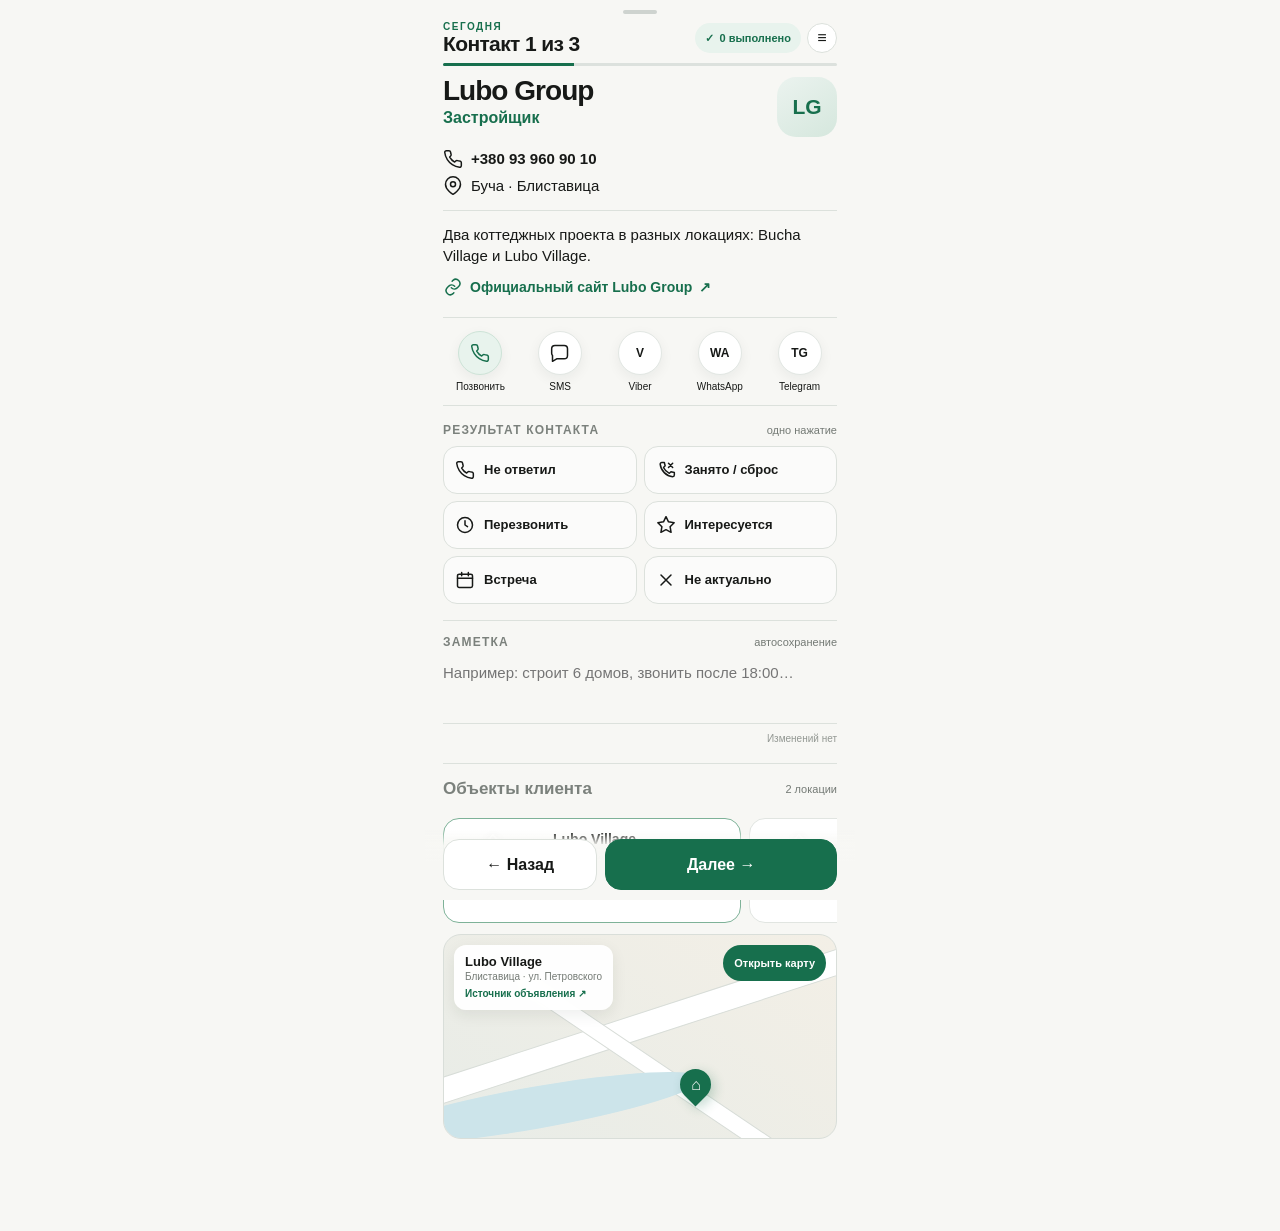
<file: crm/index.html>
<!doctype html><html lang="ru"><head><meta charset="utf-8"><meta name="viewport" content="width=device-width,initial-scale=1,viewport-fit=cover,user-scalable=no"><meta name="theme-color" content="#f7f7f4"><title>CRM — контакты на сегодня</title><link rel="stylesheet" href="./styles.css"><script src="./app.js" defer></script></head><body><svg class="sprite" aria-hidden="true"><symbol id="i-phone" viewBox="0 0 24 24"><path d="M22 16.9v3a2 2 0 0 1-2.2 2 19.8 19.8 0 0 1-8.6-3.1 19.5 19.5 0 0 1-6-6A19.8 19.8 0 0 1 2.1 4.2 2 2 0 0 1 4.1 2h3a2 2 0 0 1 2 1.7c.1.9.3 1.8.6 2.6a2 2 0 0 1-.5 2.1L8 9.7a16 16 0 0 0 6 6l1.3-1.3a2 2 0 0 1 2.1-.5c.8.3 1.7.5 2.6.6a2 2 0 0 1 2 2.4z"/></symbol><symbol id="i-map" viewBox="0 0 24 24"><path d="M21 10c0 7-9 12-9 12S3 17 3 10a9 9 0 1 1 18 0z"/><circle cx="12" cy="10" r="3"/></symbol><symbol id="i-link" viewBox="0 0 24 24"><path d="M10 13a5 5 0 0 0 7 .1l2-2A5 5 0 0 0 12 4l-1 1"/><path d="M14 11a5 5 0 0 0-7-.1l-2 2A5 5 0 0 0 12 20l1-1"/></symbol><symbol id="i-message" viewBox="0 0 24 24"><path d="M21 15a4 4 0 0 1-4 4H8l-5 3v-7a4 4 0 0 1-1-2.6V7a4 4 0 0 1 4-4h11a4 4 0 0 1 4 4z"/></symbol><symbol id="i-clock" viewBox="0 0 24 24"><circle cx="12" cy="12" r="9"/><path d="M12 7v5l3 2"/></symbol><symbol id="i-star" viewBox="0 0 24 24"><path d="m12 2 3 6.2 6.8 1-4.9 4.8 1.2 6.8-6.1-3.2-6.1 3.2 1.2-6.8-4.9-4.8 6.8-1z"/></symbol><symbol id="i-calendar" viewBox="0 0 24 24"><rect x="3" y="5" width="18" height="16" rx="2"/><path d="M16 3v4M8 3v4M3 10h18"/></symbol><symbol id="i-x" viewBox="0 0 24 24"><path d="m6 6 12 12M18 6 6 18"/></symbol><symbol id="i-busy" viewBox="0 0 24 24"><path d="M7 3h3l1 4-2 2a14 14 0 0 0 7 7l2-2 4 1v3a2 2 0 0 1-2 2A17 17 0 0 1 5 5a2 2 0 0 1 2-2z"/><path d="m15 4 5 5M20 4l-5 5"/></symbol></svg><main class="app" id="app"><div class="grab"></div><header><div class="top"><div><div class="eyebrow">Сегодня</div><h1 id="counter">Контакт 1 из 3</h1></div><div class="top-actions"><div class="done">✓ <span id="doneCount">0 выполнено</span></div><button class="filter" aria-label="Фильтр">≡</button></div></div><div class="progress"><i id="progressBar" style="width:33.3%"></i></div></header><section><div class="person"><div><h2 id="name">Lubo Group</h2><div class="role" id="role">Застройщик</div></div><div class="avatar" id="avatar">LG</div></div><div class="meta"><a id="phoneLink" href="tel:+380939609010"><svg class="icon"><use href="#i-phone"/></svg><span class="phone" id="phone">+380 93 960 90 10</span></a><div><svg class="icon"><use href="#i-map"/></svg><span id="city">Буча · Блиставица</span></div></div><div class="desc" id="description">Два коттеджных проекта в разных локациях: Bucha Village и Lubo Village.</div><a class="source" id="source" href="https://lubo-group.com/projects/bucha-village" target="_blank" rel="noopener"><svg class="icon"><use href="#i-link"/></svg><span id="sourceText">Официальный сайт Lubo Group</span> ↗</a></section><nav class="quick"><a id="call" href="tel:+380939609010"><b><svg class="icon"><use href="#i-phone"/></svg></b><span>Позвонить</span></a><a id="sms" href="sms:+380939609010"><b><svg class="icon"><use href="#i-message"/></svg></b><span>SMS</span></a><a id="viber" href="viber://chat?number=%2B380939609010"><b>V</b><span>Viber</span></a><a id="whatsapp" href="https://wa.me/380939609010" target="_blank" rel="noopener"><b>WA</b><span>WhatsApp</span></a><a id="telegram" href="tg://resolve?phone=380939609010"><b>TG</b><span>Telegram</span></a></nav><section class="section"><div class="section-head"><h3>Результат контакта</h3><small>одно нажатие</small></div><div class="outcomes"><button class="outcome" data-value="noanswer"><svg class="icon"><use href="#i-phone"/></svg>Не ответил</button><button class="outcome" data-value="busy"><svg class="icon"><use href="#i-busy"/></svg>Занято / сброс</button><button class="outcome" data-value="callback"><svg class="icon"><use href="#i-clock"/></svg>Перезвонить</button><button class="outcome" data-value="interested"><svg class="icon"><use href="#i-star"/></svg>Интересуется</button><button class="outcome" data-value="meeting"><svg class="icon"><use href="#i-calendar"/></svg>Встреча</button><button class="outcome" data-value="irrelevant"><svg class="icon"><use href="#i-x"/></svg>Не актуально</button></div><div class="next-step" id="nextStep"><div class="section-head"><h3 id="nextTitle">Следующий контакт</h3><small>выберите время</small></div><div class="chips" id="chips"></div><div class="date-row"><input type="date" id="date"><input type="time" id="time"></div><button class="calendar" id="calendar" disabled><span><svg class="icon"><use href="#i-calendar"/></svg>Добавить в календарь</span><small id="calendarHint">выберите время</small></button></div></section><section class="notes"><div class="section-head"><h3>Заметка</h3><small>автосохранение</small></div><textarea id="notes" placeholder="Например: строит 6 домов, звонить после 18:00…"></textarea><div class="save-state" id="saveState">Изменений нет</div></section><section class="portfolio"><div class="section-head"><h3 class="portfolio-title">Объекты клиента</h3><small id="objectCount">2 локации</small></div><div class="listings" id="listings"></div><div class="map"><div class="road r1"></div><div class="road r2"></div><div class="river"></div><div class="pin" id="pin"><span>⌂</span></div><div class="map-card"><b id="mapTitle">Lubo Village</b><span id="mapAddress">Блиставица · ул. Петровского</span><a id="objectSource" href="https://lubo-group.com/projects/lubo-village" target="_blank" rel="noopener">Источник объявления ↗</a></div><button class="open-map" id="openMap">Открыть карту</button></div></section></main><footer class="bottom"><button class="nav" id="prev">← Назад</button><button class="nav primary" id="nextContact">Далее →</button></footer><div class="toast" id="toast"></div></body></html>
</file>
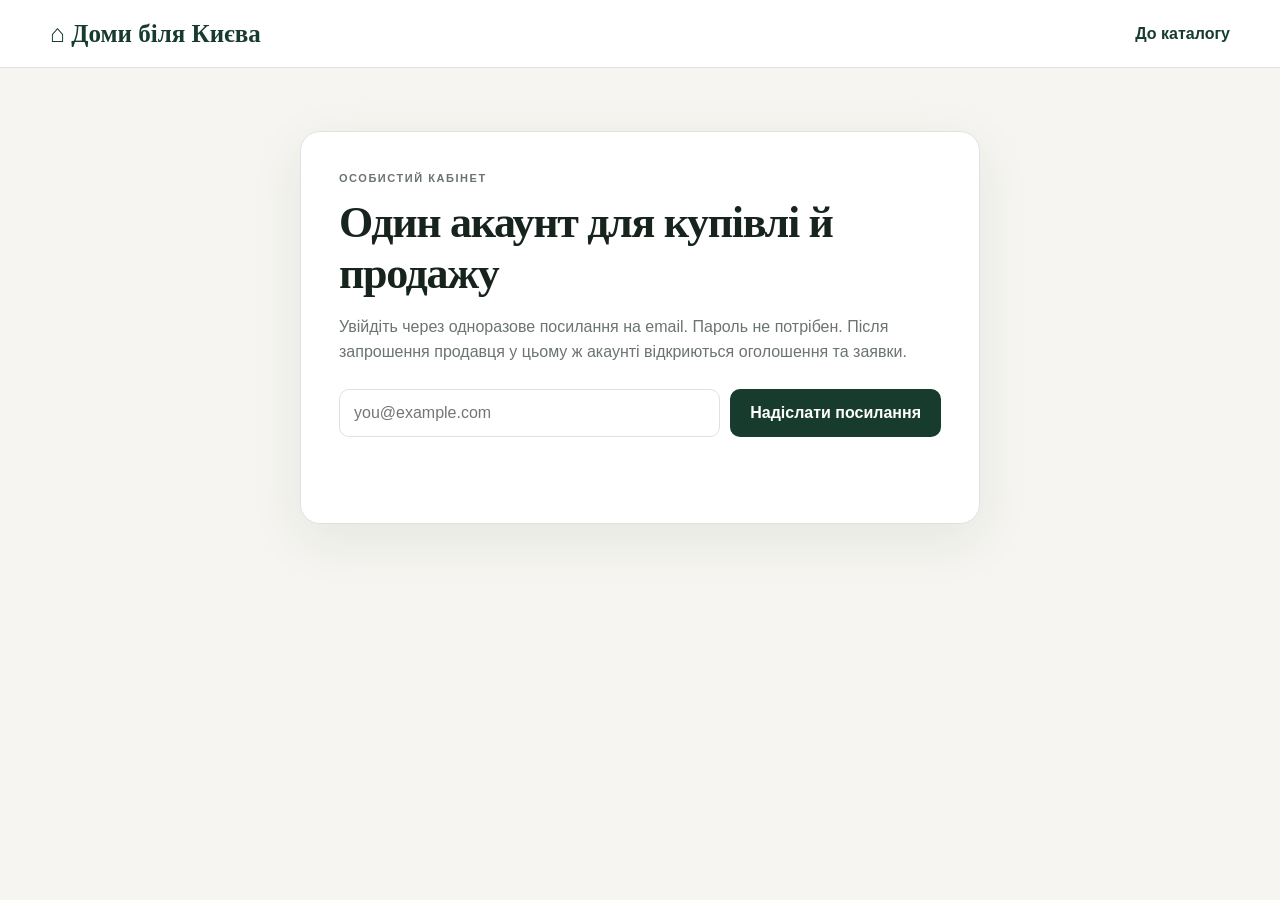
<file: cabinet.html>
<!doctype html>
<html lang="uk">
<head>
  <meta charset="utf-8">
  <meta name="viewport" content="width=device-width,initial-scale=1,viewport-fit=cover">
  <meta name="description" content="Особистий кабінет покупця і продавця нерухомості у передмісті Києва.">
  <meta name="theme-color" content="#173b2c">
  <title>Кабінет — Доми біля Києва</title>
  <link rel="stylesheet" href="./cabinet.css?v=5">
  <link rel="stylesheet" href="./cabinet-extra.css?v=4">
  <script type="module" src="./cabinet.js?v=5"></script>
</head>
<body>
  <header>
    <a class="brand" href="./"><span aria-hidden="true">⌂</span> Доми біля Києва</a>
    <nav class="header-nav" aria-label="Навігація кабінету">
      <a id="adminLink" class="back" href="./crm.html" hidden>CRM</a>
      <a class="back" href="./">До каталогу</a>
    </nav>
  </header>

  <main>
    <section class="auth-card" id="authCard">
      <p class="eyebrow">Особистий кабінет</p>
      <h1>Один акаунт для купівлі й продажу</h1>
      <p>Увійдіть через одноразове посилання на email. Пароль не потрібен. Після запрошення продавця у цьому ж акаунті відкриються оголошення та заявки.</p>
      <form id="loginForm">
        <label class="sr-only" for="email">Email</label>
        <input id="email" type="email" autocomplete="email" required placeholder="you@example.com">
        <button type="submit">Надіслати посилання</button>
      </form>
      <p id="authStatus" role="status" aria-live="polite"></p>
    </section>

    <section id="cabinet" hidden>
      <div class="profile">
        <div>
          <p class="eyebrow">Особистий кабінет</p>
          <h1 id="profileName">Завантаження…</h1>
          <p id="profileEmail"></p>
          <div class="role-chips" id="roleChips" aria-label="Доступні режими"></div>
        </div>
        <button id="logout" type="button">Вийти</button>
      </div>

      <nav class="tabs" aria-label="Розділи кабінету">
        <button class="active" data-tab="favorites" type="button">Покупаю <span id="favoriteCount">0</span></button>
        <button data-tab="seller" data-role="seller" type="button" hidden>Продаю <span id="sellerCount">0</span></button>
        <button data-tab="leads" data-role="seller" type="button" hidden>Заявки <span id="leadCount">0</span></button>
        <button data-tab="invite" type="button">Запрошення</button>
        <button data-tab="settings" type="button">Профіль</button>
      </nav>

      <section class="panel active" id="favoritesPanel">
        <div class="panel-head">
          <div>
            <p class="eyebrow">Режим покупця</p>
            <h2>Збережені будинки</h2>
          </div>
          <a class="secondary-link" href="./">Знайти об’єкти</a>
        </div>
        <div class="grid" id="favoriteGrid"></div>
        <div class="empty" id="favoritesEmpty" hidden>Поки нічого не збережено. Натисніть ♡ у каталозі.</div>
      </section>

      <section class="panel" id="sellerPanel">
        <div class="panel-head">
          <div>
            <p class="eyebrow">Режим продавця</p>
            <h2>Мої оголошення</h2>
          </div>
          <span class="badge" id="sellerRole">Статус</span>
        </div>
        <div class="seller-stats" id="sellerStats">
          <div><strong id="sellerStatTotal">0</strong><span>Усього</span></div>
          <div><strong id="sellerStatAvailable">0</strong><span>У продажу</span></div>
          <div><strong id="sellerStatReserved">0</strong><span>Резерв</span></div>
          <div><strong id="sellerStatSold">0</strong><span>Продано</span></div>
          <div><strong id="sellerStatFavorites">0</strong><span>Збережень</span></div>
        </div>
        <div class="grid" id="sellerGrid"></div>
        <div class="empty" id="sellerEmpty" hidden>Оголошення ще не прив’язані. Прийміть запрошення адміністратора.</div>
      </section>

      <section class="panel" id="leadsPanel">
        <div class="panel-head leads-head">
          <div>
            <p class="eyebrow">Режим продавця</p>
            <h2>Вхідні заявки</h2>
          </div>
          <button class="secondary-action" id="refreshLeads" type="button">Оновити</button>
        </div>
        <div class="lead-summary" id="leadSummary">
          <button class="active" data-lead-filter="all" type="button"><strong id="leadAll">0</strong><span>Усі</span></button>
          <button data-lead-filter="new" type="button"><strong id="leadNew">0</strong><span>Нові</span></button>
          <button data-lead-filter="contacted" type="button"><strong id="leadContacted">0</strong><span>Зв’язались</span></button>
          <button data-lead-filter="viewing" type="button"><strong id="leadViewing">0</strong><span>Перегляд</span></button>
          <button data-lead-filter="negotiation" type="button"><strong id="leadNegotiation">0</strong><span>Переговори</span></button>
        </div>
        <div class="lead-toolbar">
          <input id="leadSearch" type="search" placeholder="Пошук за клієнтом, телефоном або об’єктом">
          <select id="leadStatusFilter" aria-label="Фільтр статусу заявок">
            <option value="all">Усі статуси</option>
            <option value="new">Нові</option>
            <option value="contacted">Зв’язались</option>
            <option value="viewing">Перегляд</option>
            <option value="negotiation">Переговори</option>
            <option value="won">Успішно</option>
            <option value="lost">Втрачено</option>
          </select>
        </div>
        <div class="lead-list" id="leadList"></div>
        <div class="empty" id="leadsEmpty" hidden>Вхідних заявок поки немає.</div>
      </section>

      <section class="panel" id="invitePanel">
        <div class="invite-card embedded">
          <p class="eyebrow">Додати режим продавця</p>
          <h2>Прийняти готові оголошення</h2>
          <p>Вставте код із посилання адміністратора. Режим покупця та збережені об’єкти залишаться у цьому ж акаунті.</p>
          <form id="inviteForm">
            <label class="sr-only" for="inviteToken">Код запрошення</label>
            <input id="inviteToken" required autocomplete="off" placeholder="Код запрошення">
            <button type="submit">Прийняти оголошення</button>
          </form>
          <p id="inviteStatus" role="status" aria-live="polite"></p>
        </div>
      </section>

      <section class="panel" id="settingsPanel">
        <div class="panel-head">
          <div>
            <p class="eyebrow">Налаштування</p>
            <h2>Контактні дані</h2>
          </div>
        </div>
        <form class="profile-form" id="profileForm">
          <label><span>Ім’я або назва</span><input id="displayName" maxlength="120" autocomplete="name"></label>
          <label><span>Телефон</span><input id="profilePhone" maxlength="40" autocomplete="tel" placeholder="+380…"></label>
          <label><span>Email</span><input id="accountEmail" disabled></label>
          <button type="submit">Зберегти профіль</button>
          <p id="profileStatus" role="status" aria-live="polite"></p>
        </form>
        <div class="account-note">
          <strong>Як працюють ролі</strong>
          <p>Покупець і продавець — це два режими одного акаунта. Адміністративний доступ перевіряється окремо й не може бути ввімкнений самим користувачем.</p>
        </div>
      </section>
    </section>
  </main>
</body>
</html>
</file>
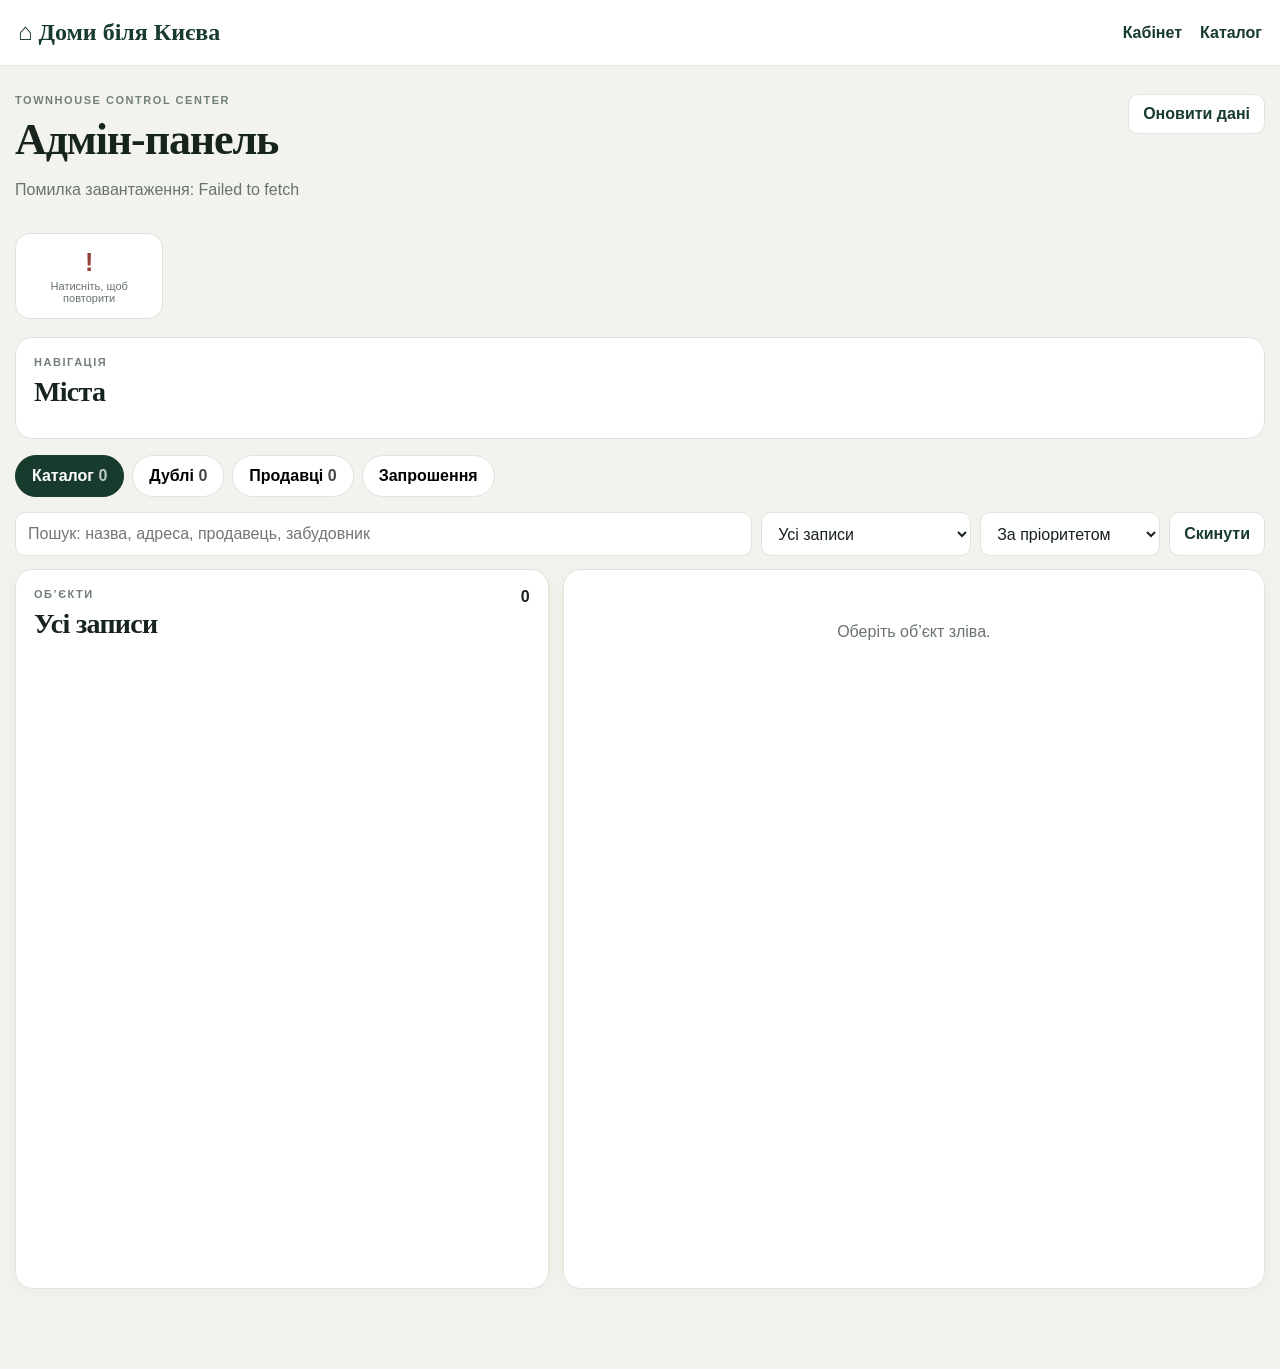
<file: crm.html>
<!doctype html>
<html lang="uk">
<head>
  <meta charset="utf-8">
  <meta name="viewport" content="width=device-width,initial-scale=1,viewport-fit=cover">
  <meta name="theme-color" content="#173b2c">
  <meta name="description" content="Адміністративна панель каталогу таунхаусів передмістя Києва.">
  <meta http-equiv="Cache-Control" content="no-cache, no-store, must-revalidate">
  <title>Адмін-панель — Доми біля Києва</title>
  <link rel="stylesheet" href="./crm.css?v=8">
  <script defer src="./crm-direct.js?v=3"></script>
</head>
<body>
<header class="site-header">
  <a class="brand" href="./">⌂ Доми біля Києва</a>
  <nav><a href="./cabinet.html">Кабінет</a><a href="./">Каталог</a></nav>
</header>

<main>
  <section id="auth" hidden></section>

  <section id="crm">
    <div class="hero">
      <div><p class="eyebrow">Townhouse control center</p><h1>Адмін-панель</h1><p id="syncStatus">Запуск адмін-панелі…</p></div>
      <div class="hero-actions"><button id="refreshAll" class="secondary">Оновити дані</button></div>
    </div>

    <section class="kpi-grid" id="kpiGrid" aria-label="Стан каталогу"></section>

    <section class="city-strip-wrap">
      <div class="section-title"><div><p class="eyebrow">Навігація</p><h2>Міста</h2></div><span id="cityHint"></span></div>
      <div class="city-strip" id="cityStrip"></div>
    </section>

    <nav class="workspace-tabs" aria-label="Розділи адміністратора">
      <button class="active" data-tab="catalog">Каталог <span id="catalogBadge">0</span></button>
      <button data-tab="duplicates">Дублі <span id="duplicateBadge">0</span></button>
      <button data-tab="sellers">Продавці <span id="sellerBadge">0</span></button>
      <button data-tab="invites">Запрошення</button>
    </nav>

    <section class="tab-panel active" id="catalogPanel">
      <div class="catalog-toolbar">
        <input id="catalogSearch" type="search" placeholder="Пошук: назва, адреса, продавець, забудовник">
        <select id="scopeFilter" aria-label="Статус каталогу">
          <option value="all">Усі записи</option>
          <option value="on_site">Видно на сайті</option>
          <option value="published">Published</option>
          <option value="review">Review</option>
          <option value="archive">Archive</option>
          <option value="duplicates">Possible duplicates</option>
          <option value="unavailable">Недоступні джерела</option>
          <option value="stale">Застаріла перевірка</option>
          <option value="no_photos">Без фото</option>
          <option value="no_price">Без ціни</option>
        </select>
        <select id="sortFilter" aria-label="Сортування">
          <option value="priority">За пріоритетом</option>
          <option value="updated">Останні зміни</option>
          <option value="price_asc">Ціна ↑</option>
          <option value="area_asc">Площа ↑</option>
          <option value="sources_desc">Більше джерел</option>
        </select>
        <button id="clearFilters" class="secondary">Скинути</button>
      </div>

      <div class="catalog-layout">
        <section class="panel list-panel">
          <div class="panel-head"><div><p class="eyebrow">Об’єкти</p><h2 id="listTitle">Усі записи</h2></div><strong id="listCount">0</strong></div>
          <div id="unitList" class="unit-list"></div>
          <div id="unitEmpty" class="empty" hidden>За цими фільтрами записів немає.</div>
        </section>
        <aside class="panel detail-panel" id="unitDetail"><div class="empty">Оберіть об’єкт зліва.</div></aside>
      </div>
    </section>

    <section class="tab-panel" id="duplicatesPanel">
      <div class="panel">
        <div class="panel-head"><div><p class="eyebrow">Контроль якості</p><h2>Можливі дублі</h2></div><span id="duplicateSummary"></span></div>
        <div id="duplicateList" class="duplicate-list"></div>
        <div id="duplicateEmpty" class="empty" hidden>Неперевірених дублів немає.</div>
      </div>
    </section>

    <section class="tab-panel" id="sellersPanel">
      <div class="panel">
        <div class="panel-head seller-head"><div><p class="eyebrow">Контакти й джерела</p><h2>Продавці</h2></div><input id="sellerSearch" type="search" placeholder="Ім’я, телефон, компанія, платформа"></div>
        <div id="sellerDirectory" class="seller-directory"></div>
        <div id="sellerEmpty" class="empty" hidden>Продавців не знайдено.</div>
      </div>
    </section>

    <section class="tab-panel" id="invitesPanel">
      <div class="invite-layout">
        <section class="panel"><div class="panel-head"><div><p class="eyebrow">Крок 1</p><h2>Оберіть оголошення</h2></div><input id="inviteSearch" placeholder="Назва або локація"></div><div id="inviteUnits" class="invite-units"></div></section>
        <aside class="panel invite-card"><p class="eyebrow">Крок 2</p><h2>Запросити продавця</h2><label>Email<input id="sellerEmail" type="email" placeholder="seller@example.com"></label><label>Діє, днів<input id="days" type="number" min="1" max="60" value="14"></label><p><strong id="selectedCount">0</strong> об’єктів вибрано</p><button id="createInvite" class="primary">Створити посилання</button><div id="inviteResult" hidden><label>Готове посилання<textarea id="inviteUrl" readonly></textarea></label><button id="copyInvite" class="secondary">Копіювати</button></div><p id="inviteStatus"></p></aside>
      </div>
      <section class="panel history"><div class="panel-head"><div><p class="eyebrow">Історія</p><h2>Запрошення</h2></div><button id="refreshInvites" class="secondary">Оновити</button></div><div id="inviteHistory"></div></section>
    </section>
  </section>
</main>
</body>
</html>
</file>
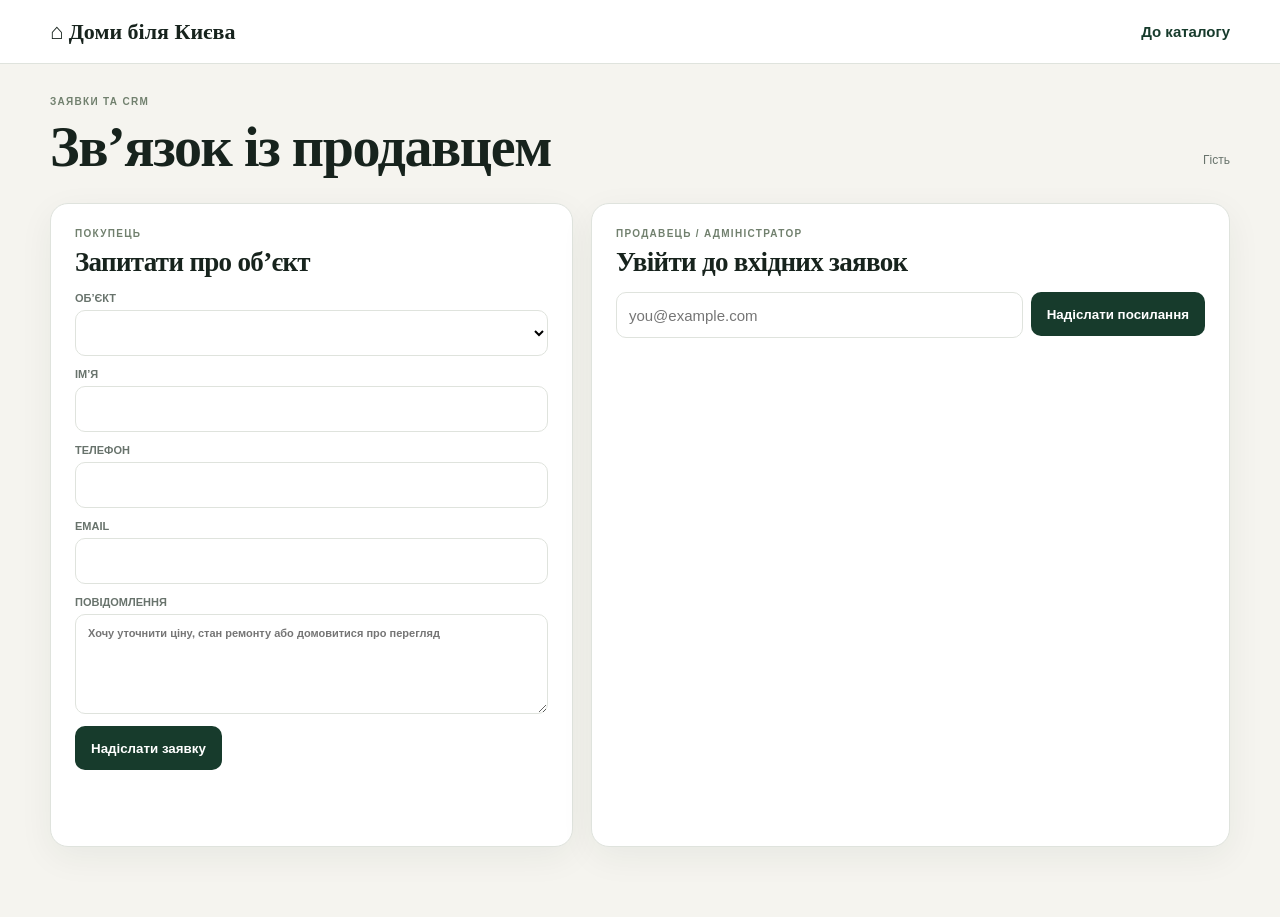
<file: leads.html>
<!doctype html><html lang="uk"><head><meta charset="utf-8"><meta name="viewport" content="width=device-width,initial-scale=1,viewport-fit=cover"><meta name="theme-color" content="#173b2c"><title>Заявки — Доми біля Києва</title><style>:root{--g:#173b2c;--p:#f5f4ef;--l:#dfe3dd;--m:#68736c}*{box-sizing:border-box}body{margin:0;background:var(--p);color:#17231d;font:15px -apple-system,BlinkMacSystemFont,"Segoe UI",sans-serif}header{height:64px;background:#fff;border-bottom:1px solid var(--l);display:flex;align-items:center;justify-content:space-between;padding:0 max(18px,calc((100% - 1180px)/2))}a{color:inherit;text-decoration:none}.brand{font:700 22px Georgia,serif}.back{color:var(--g);font-weight:700}main{width:min(1180px,calc(100% - 28px));margin:32px auto 70px}.hero{display:flex;justify-content:space-between;gap:20px;align-items:end;margin-bottom:24px}.eyebrow{text-transform:uppercase;letter-spacing:.13em;font-size:10px;font-weight:850;color:#71806e;margin:0 0 8px}h1,h2{font-family:Georgia,serif;letter-spacing:-.025em}h1{font-size:clamp(34px,5vw,56px);margin:0}h2{margin:0 0 14px;font-size:27px}.grid{display:grid;grid-template-columns:.9fr 1.1fr;gap:18px}.panel{background:#fff;border:1px solid var(--l);border-radius:18px;padding:24px;box-shadow:0 10px 35px rgba(25,45,33,.06)}label{display:grid;gap:6px;margin:12px 0;font-size:11px;text-transform:uppercase;font-weight:800;color:var(--m)}input,select,textarea{width:100%;border:1px solid var(--l);border-radius:10px;background:#fff;padding:0 12px;font:inherit}input,select{height:46px}textarea{min-height:100px;padding-top:12px;resize:vertical}button{height:44px;border:0;border-radius:10px;background:var(--g);color:#fff;padding:0 16px;font-weight:800;cursor:pointer}.secondary{background:#fff;color:var(--g);border:1px solid #9ca99f}.status{min-height:22px;color:var(--m)}.success{color:#26713c}.error{color:#a13b35}.auth{display:flex;gap:8px}.auth input{flex:1}.toolbar{display:flex;gap:8px;align-items:center;justify-content:space-between;margin-bottom:14px}.list{display:grid;gap:10px}.lead{border:1px solid var(--l);border-radius:13px;padding:14px;background:#fbfbf8}.lead-head{display:flex;justify-content:space-between;gap:10px}.lead h3{font-size:16px;margin:0 0 4px}.lead p{margin:5px 0;color:var(--m);font-size:13px}.contact{display:flex;gap:10px;flex-wrap:wrap}.contact a{color:var(--g);font-weight:800}.lead select{height:36px;width:auto;margin-top:10px}.lead-tools{display:flex;gap:8px;flex-wrap:wrap;align-items:center;margin-top:10px}.note-box{margin-top:10px;padding-top:10px;border-top:1px solid var(--l)}.notes{display:grid;gap:6px;margin:8px 0}.note{background:#fff;border:1px solid var(--l);border-radius:9px;padding:8px;font-size:12px}.note small{display:block;color:var(--m);margin-top:4px}.note-form{display:flex;gap:6px}.note-form input{height:38px}.small{height:36px;font-size:12px;padding:0 10px}.badge{display:inline-flex;padding:4px 8px;border-radius:99px;background:#e7efe8;color:var(--g);font-size:10px;font-weight:850}.empty{padding:24px;text-align:center;color:var(--m);border:1px dashed var(--l);border-radius:12px}.role{font-size:12px;color:var(--m)}[hidden]{display:none!important}@media(max-width:760px){header{padding:0 14px}.brand{font-size:18px}main{margin-top:20px}.hero{display:block}.grid{grid-template-columns:1fr}.panel{padding:18px}.auth{display:grid}.lead-head{display:block}.lead select{width:100%}}</style><script type="module">import{createClient}from'https://esm.sh/@supabase/supabase-js@2';const s=createClient('https://vtnucevhyhfvymppjbfa.supabase.co','sb_publishable_-5iiF1Qgq--BKgXLHREINA_nPC7yVVY',{auth:{persistSession:true,autoRefreshToken:true,detectSessionInUrl:true}}),$=id=>document.getElementById(id),labels={new:'Нова',contacted:'Зв’язались',viewing:'Перегляд',negotiation:'Переговори',won:'Успішно',lost:'Втрачено'};let role='guest',sellers=[];const esc=v=>String(v??'').replace(/[&<>"']/g,c=>({'&':'&amp;','<':'&lt;','>':'&gt;','"':'&quot;',"'":'&#39;'}[c]));async function units(){const{data,error}=await s.from('site_units').select('id,title,location_name,address').order('created_at',{ascending:false}).limit(500);if(error){$('formStatus').textContent=error.message;return}$('unit').innerHTML='<option value="">Оберіть об’єкт</option>'+(data||[]).map(x=>`<option value="${x.id}">${esc(x.title||'Будинок')} — ${esc(x.location_name||x.address||'')}</option>`).join('');const q=new URLSearchParams(location.search).get('unit');if(q)$('unit').value=q}async function submit(e){e.preventDefault();const b=$('send'),st=$('formStatus');b.disabled=true;st.className='status';st.textContent='Надсилання…';const{data,error}=await s.rpc('submit_property_lead',{p_unit_id:$('unit').value,p_customer_name:$('name').value.trim(),p_phone:$('phone').value.trim()||null,p_email:$('leadEmail').value.trim()||null,p_message:$('message').value.trim()||null});b.disabled=false;st.className='status '+(error?'error':'success');st.textContent=error?error.message:(data?.assigned?'Заявку надіслано продавцю.':'Заявку прийнято. Адміністратор призначить відповідального.');if(!error)e.target.reset()}function sellerOptions(current){return '<option value="">Не призначено</option>'+sellers.map(x=>`<option value="${x.user_id}"${x.user_id===current?' selected':''}>${esc(x.display_name)} · ${x.claimed_units} об.</option>`).join('')}
function card(x,admin=false){return`<article class="lead" data-id="${x.id}"><div class="lead-head"><div><h3>${esc(x.customer_name)}</h3><p>${esc(x.unit_title||'Об’єкт')} · ${esc(x.location_name||'')}</p></div><span class="badge">${labels[x.status]||x.status}</span></div><div class="contact">${x.phone?`<a href="tel:${esc(x.phone)}">${esc(x.phone)}</a>`:''}${x.email?`<a href="mailto:${esc(x.email)}">${esc(x.email)}</a>`:''}</div>${x.message?`<p>${esc(x.message)}</p>`:''}<p>${new Date(x.created_at).toLocaleString('uk-UA')}</p><div class="lead-tools"><select data-status>${Object.entries(labels).map(([k,v])=>`<option value="${k}"${k===x.status?' selected':''}>${v}</option>`).join('')}</select>${admin?`<select data-seller>${sellerOptions(x.assigned_seller_user_id)}</select>`:''}<button class="secondary small" data-notes>Нотатки</button></div><div class="note-box" hidden><div class="notes"></div><form class="note-form"><input maxlength="2000" placeholder="Додати нотатку" required><button class="small">Зберегти</button></form></div>${admin&&!x.assigned_seller_user_id?'<p class="error">Не призначено продавця</p>':''}</article>`}
async function openNotes(article){const box=article.querySelector('.note-box'),list=article.querySelector('.notes');box.hidden=!box.hidden;if(box.hidden)return;list.textContent='Завантаження…';const{data,error}=await s.rpc('lead_notes',{p_lead_id:article.dataset.id});list.innerHTML=error?`<div class="error">${esc(error.message)}</div>`:(data||[]).map(n=>`<div class="note">${esc(n.note)}<small>${esc(n.author_name)} · ${new Date(n.created_at).toLocaleString('uk-UA')}</small></div>`).join('')||'<div class="role">Нотаток ще немає.</div>'}
async function loadInbox(){const box=$('leadList');box.innerHTML='';let data,error;if(role==='admin')({data,error}=await s.rpc('admin_all_leads'));else({data,error}=await s.rpc('seller_my_leads'));if(error){box.innerHTML=`<div class="empty">${esc(error.message)}</div>`;return}box.innerHTML=(data||[]).length?(data||[]).map(x=>card(x,role==='admin')).join(''):'<div class="empty">Нових заявок поки немає.</div>';box.querySelectorAll('[data-status]').forEach(sel=>sel.onchange=async()=>{sel.disabled=true;const id=sel.closest('.lead').dataset.id,fn=role==='admin'?'admin_update_lead_status':'seller_update_lead_status';const{error}=await s.rpc(fn,{p_lead_id:id,p_status:sel.value});sel.disabled=false;if(error)alert(error.message);else loadInbox()});box.querySelectorAll('[data-seller]').forEach(sel=>sel.onchange=async()=>{if(!sel.value)return;sel.disabled=true;const{error}=await s.rpc('admin_assign_lead_seller',{p_lead_id:sel.closest('.lead').dataset.id,p_seller_user_id:sel.value});sel.disabled=false;if(error)alert(error.message);else loadInbox()});box.querySelectorAll('[data-notes]').forEach(b=>b.onclick=()=>openNotes(b.closest('.lead')));box.querySelectorAll('.note-form').forEach(f=>f.onsubmit=async e=>{e.preventDefault();const input=f.querySelector('input'),article=f.closest('.lead'),button=f.querySelector('button');button.disabled=true;const{error}=await s.rpc('lead_add_note',{p_lead_id:article.dataset.id,p_note:input.value.trim()});button.disabled=false;if(error)alert(error.message);else{input.value='';article.querySelector('.note-box').hidden=true;openNotes(article)}})}async function session(){const{data:{session}}=await s.auth.getSession();$('loginBox').hidden=!!session;$('workspace').hidden=!session;if(!session){role='guest';return}const{data:profile}=await s.rpc('ensure_user_profile');role=profile?.role||'customer';try{const{data}=await s.rpc('admin_all_leads');if(data)role='admin'}catch{}if(role==='admin'){const{data}=await s.rpc('admin_available_sellers');sellers=data||[]}else sellers=[];$('role').textContent=role==='admin'?'Адміністратор':role==='seller'?'Продавець':'Покупець';$('workspaceTitle').textContent=role==='admin'?'Усі заявки CRM':'Вхідні заявки продавця';await loadInbox()}$('leadForm').onsubmit=submit;$('login').onsubmit=async e=>{e.preventDefault();const{error}=await s.auth.signInWithOtp({email:$('email').value.trim(),options:{emailRedirectTo:location.href}});$('loginStatus').className='status '+(error?'error':'success');$('loginStatus').textContent=error?error.message:'Посилання надіслано.'};$('logout').onclick=()=>s.auth.signOut();$('refresh').onclick=loadInbox;s.auth.onAuthStateChange(session);units();session();</script></head><body><header><a class="brand" href="./">⌂ Доми біля Києва</a><a class="back" href="./">До каталогу</a></header><main><div class="hero"><div><p class="eyebrow">Заявки та CRM</p><h1>Зв’язок із продавцем</h1></div><p class="role" id="role">Гість</p></div><div class="grid"><section class="panel"><p class="eyebrow">Покупець</p><h2>Запитати про об’єкт</h2><form id="leadForm"><label>Об’єкт<select id="unit" required></select></label><label>Ім’я<input id="name" required minlength="2" autocomplete="name"></label><label>Телефон<input id="phone" type="tel" autocomplete="tel"></label><label>Email<input id="leadEmail" type="email" autocomplete="email"></label><label>Повідомлення<textarea id="message" placeholder="Хочу уточнити ціну, стан ремонту або домовитися про перегляд"></textarea></label><button id="send">Надіслати заявку</button><p class="status" id="formStatus"></p></form></section><section class="panel"><div id="loginBox"><p class="eyebrow">Продавець / адміністратор</p><h2>Увійти до вхідних заявок</h2><form id="login" class="auth"><input id="email" type="email" required placeholder="you@example.com"><button>Надіслати посилання</button></form><p class="status" id="loginStatus"></p></div><div id="workspace" hidden><div class="toolbar"><div><p class="eyebrow">CRM</p><h2 id="workspaceTitle">Вхідні заявки</h2></div><div><button id="refresh" class="secondary">Оновити</button> <button id="logout" class="secondary">Вийти</button></div></div><div class="list" id="leadList"></div></div></section></div></main></body></html>
</file>
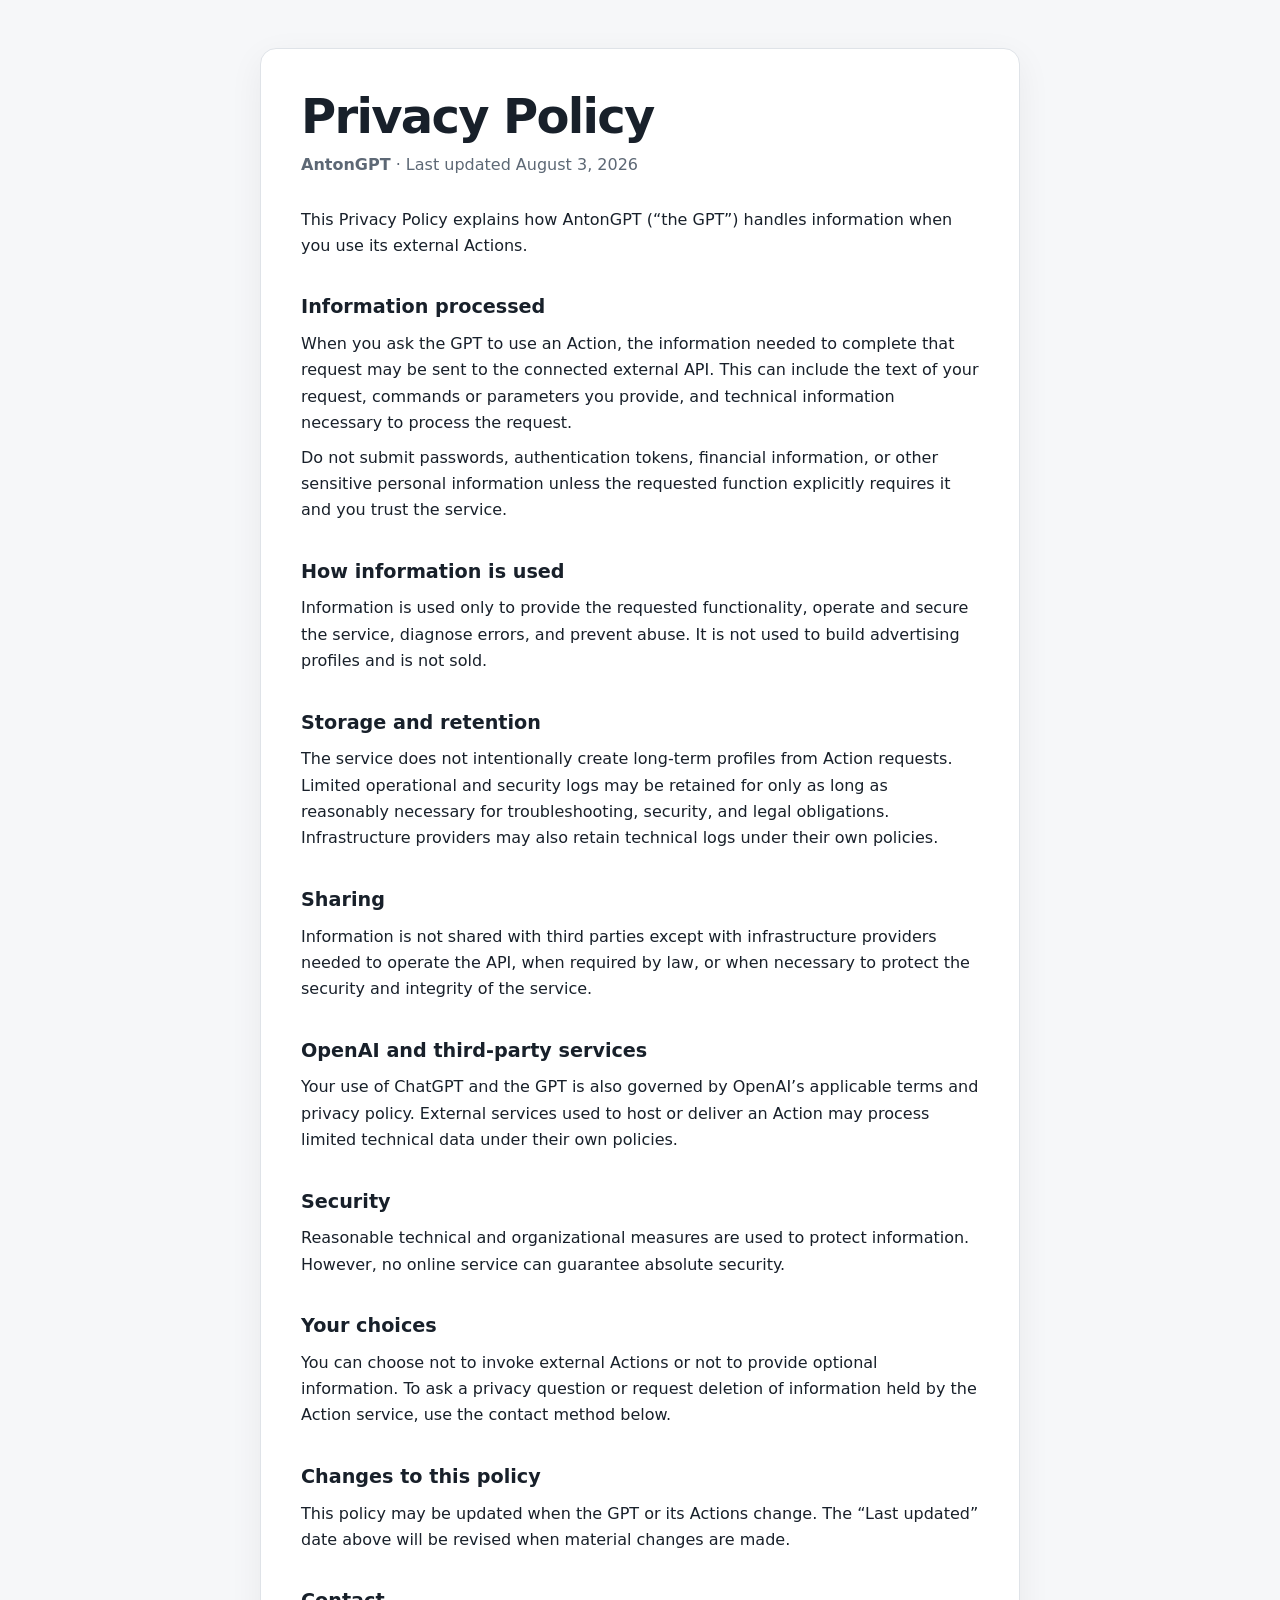
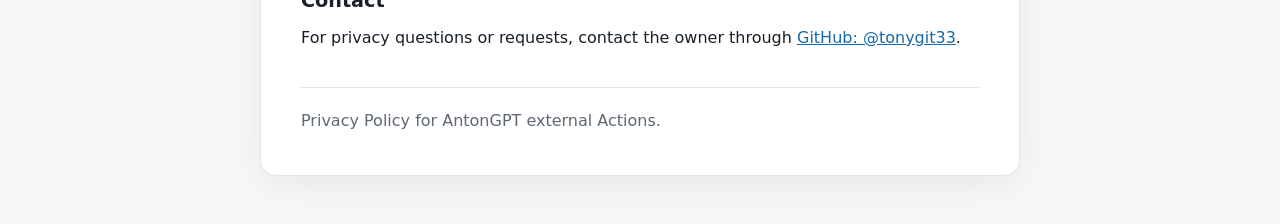
<file: privacy.html>
<!doctype html>
<html lang="en">
<head>
  <meta charset="utf-8">
  <meta name="viewport" content="width=device-width, initial-scale=1">
  <title>Privacy Policy — AntonGPT</title>
  <meta name="description" content="Privacy Policy for AntonGPT and its external Actions.">
  <style>
    :root { color-scheme: light dark; --bg:#f6f7f9; --card:#fff; --text:#18202a; --muted:#5d6875; --line:#dfe3e8; --link:#1769aa; }
    @media (prefers-color-scheme: dark) { :root { --bg:#101418; --card:#171c22; --text:#edf2f7; --muted:#aab4c0; --line:#303842; --link:#70b7ff; } }
    * { box-sizing: border-box; }
    body { margin:0; background:var(--bg); color:var(--text); font:16px/1.65 system-ui,-apple-system,BlinkMacSystemFont,"Segoe UI",sans-serif; }
    main { width:min(760px,calc(100% - 32px)); margin:48px auto; padding:40px; background:var(--card); border:1px solid var(--line); border-radius:16px; box-shadow:0 10px 35px rgba(0,0,0,.06); }
    h1 { margin:0 0 4px; font-size:clamp(2rem,6vw,3rem); line-height:1.15; letter-spacing:-.035em; }
    h2 { margin:32px 0 8px; font-size:1.2rem; }
    p, ul { margin:8px 0; }
    .updated { color:var(--muted); margin-bottom:28px; }
    a { color:var(--link); }
    footer { margin-top:36px; padding-top:20px; border-top:1px solid var(--line); color:var(--muted); }
  </style>
</head>
<body>
  <main>
    <h1>Privacy Policy</h1>
    <p class="updated"><strong>AntonGPT</strong> · Last updated August 3, 2026</p>

    <p>This Privacy Policy explains how AntonGPT (“the GPT”) handles information when you use its external Actions.</p>

    <h2>Information processed</h2>
    <p>When you ask the GPT to use an Action, the information needed to complete that request may be sent to the connected external API. This can include the text of your request, commands or parameters you provide, and technical information necessary to process the request.</p>
    <p>Do not submit passwords, authentication tokens, financial information, or other sensitive personal information unless the requested function explicitly requires it and you trust the service.</p>

    <h2>How information is used</h2>
    <p>Information is used only to provide the requested functionality, operate and secure the service, diagnose errors, and prevent abuse. It is not used to build advertising profiles and is not sold.</p>

    <h2>Storage and retention</h2>
    <p>The service does not intentionally create long-term profiles from Action requests. Limited operational and security logs may be retained for only as long as reasonably necessary for troubleshooting, security, and legal obligations. Infrastructure providers may also retain technical logs under their own policies.</p>

    <h2>Sharing</h2>
    <p>Information is not shared with third parties except with infrastructure providers needed to operate the API, when required by law, or when necessary to protect the security and integrity of the service.</p>

    <h2>OpenAI and third-party services</h2>
    <p>Your use of ChatGPT and the GPT is also governed by OpenAI’s applicable terms and privacy policy. External services used to host or deliver an Action may process limited technical data under their own policies.</p>

    <h2>Security</h2>
    <p>Reasonable technical and organizational measures are used to protect information. However, no online service can guarantee absolute security.</p>

    <h2>Your choices</h2>
    <p>You can choose not to invoke external Actions or not to provide optional information. To ask a privacy question or request deletion of information held by the Action service, use the contact method below.</p>

    <h2>Changes to this policy</h2>
    <p>This policy may be updated when the GPT or its Actions change. The “Last updated” date above will be revised when material changes are made.</p>

    <h2>Contact</h2>
    <p>For privacy questions or requests, contact the owner through <a href="https://github.com/tonygit33">GitHub: @tonygit33</a>.</p>

    <footer>Privacy Policy for AntonGPT external Actions.</footer>
  </main>
</body>
</html>
</file>
<file: crm/styles.css>
:root{--bg:#f7f7f4;--ink:#171917;--muted:#747a75;--line:#dce1dc;--green:#176f4d;--soft:#e8f3ed;--amber:#fff3d8;--blue:#eaf4fb;--red:#fbeceb;--safe-top:max(8px,env(safe-area-inset-top));--safe-bottom:max(10px,env(safe-area-inset-bottom))}*{box-sizing:border-box;-webkit-tap-highlight-color:transparent}html,body{margin:0;background:var(--bg);color:var(--ink);font-family:-apple-system,BlinkMacSystemFont,"SF Pro Text",Arial,sans-serif}body{overscroll-behavior-y:none}a{color:inherit}button,input,textarea{font:inherit;color:inherit}.sprite{position:absolute;width:0;height:0;overflow:hidden}.icon{width:20px;height:20px;fill:none;stroke:currentColor;stroke-width:1.8;stroke-linecap:round;stroke-linejoin:round}.app{max-width:430px;min-height:100dvh;margin:auto;padding:calc(var(--safe-top) + 2px) 18px calc(82px + var(--safe-bottom));overflow-x:hidden}.grab{width:34px;height:4px;border-radius:9px;background:#ced3cf;margin:0 auto 7px}.top{display:flex;align-items:center;justify-content:space-between;gap:10px}.eyebrow{font-size:10px;letter-spacing:.15em;text-transform:uppercase;color:var(--green);font-weight:800}.top h1{font-size:21px;line-height:1.08;letter-spacing:-.03em;margin:1px 0 0}.top-actions{display:flex;align-items:center;gap:6px}.done{height:30px;padding:0 10px;border-radius:99px;background:var(--soft);color:var(--green);display:flex;align-items:center;gap:5px;font-size:11px;font-weight:800}.filter{width:30px;height:30px;border:1px solid var(--line);border-radius:50%;background:#fff;display:grid;place-items:center}.progress{height:3px;border-radius:9px;background:#dce1dd;overflow:hidden;margin:7px 0 11px}.progress i{display:block;height:100%;background:var(--green);transition:.25s}.person{display:grid;grid-template-columns:1fr auto;gap:12px}.person h2{font-size:28px;line-height:1.02;letter-spacing:-.035em;margin:0}.role{color:var(--green);font-size:16px;font-weight:760;margin-top:4px}.avatar{width:60px;height:60px;border-radius:19px;background:linear-gradient(145deg,#ebf3ef,#d5e7dd);display:grid;place-items:center;color:var(--green);font-size:21px;font-weight:850}.meta{display:grid;gap:7px;margin-top:12px}.meta a,.meta div{display:flex;align-items:center;gap:8px;text-decoration:none;font-size:15px}.phone{font-weight:800}.desc{margin-top:14px;padding-top:13px;border-top:1px solid var(--line);font-size:15px;line-height:1.43}.source{display:inline-flex;align-items:center;gap:7px;margin-top:10px;color:var(--green);text-decoration:none;font-size:14px;font-weight:760}.quick{display:grid;grid-template-columns:repeat(5,1fr);gap:5px;margin-top:16px;padding:13px 0;border-top:1px solid var(--line);border-bottom:1px solid var(--line)}.quick a{text-decoration:none;display:flex;flex-direction:column;align-items:center;gap:6px;min-width:0}.quick b{width:44px;height:44px;border:1px solid #e2e7e3;border-radius:50%;background:#fff;display:grid;place-items:center;font-size:12px;box-shadow:0 4px 13px rgba(22,36,28,.06)}.quick a:first-child b{background:var(--soft);border-color:#cde3d7;color:var(--green)}.quick span{font-size:10px;white-space:nowrap}.section{padding-top:17px}.section-head{display:flex;align-items:center;justify-content:space-between;margin-bottom:9px}.section-head h3{margin:0;font-size:12px;letter-spacing:.1em;text-transform:uppercase;color:#7b817c}.section-head small{font-size:11px;color:var(--muted)}.outcomes{display:grid;grid-template-columns:1fr 1fr;gap:7px}.outcome{min-height:48px;border:1px solid var(--line);border-radius:14px;background:rgba(255,255,255,.55);display:flex;align-items:center;gap:9px;padding:8px 11px;text-align:left;font-size:13px;font-weight:730}.outcome.active{background:var(--soft);border-color:#91bda7;color:var(--green)}.outcome[data-value=callback].active{background:var(--amber);color:#765100}.outcome[data-value=meeting].active{background:var(--blue);color:#18577f}.outcome[data-value=irrelevant].active{background:var(--red);color:#79352f}.next-step{display:none;margin-top:11px;padding-top:12px;border-top:1px solid var(--line)}.next-step.show{display:block}.chips{display:flex;gap:6px;overflow:auto;scrollbar-width:none}.chip{flex:0 0 auto;height:34px;padding:0 11px;border:1px solid var(--line);border-radius:99px;background:#fff;font-size:12px;font-weight:700}.chip.active{background:var(--soft);border-color:#c6ded1;color:var(--green)}.date-row{display:grid;grid-template-columns:1fr 1fr;gap:7px;margin-top:8px}.date-row input{height:42px;min-width:0;border:1px solid var(--line);border-radius:12px;padding:0 10px;background:#fff}.calendar{width:100%;min-height:50px;margin-top:9px;border:1px solid #d9ddda;border-radius:15px;background:#eceeeb;color:#888;padding:0 13px;display:flex;justify-content:space-between;align-items:center;font-weight:780}.calendar.enabled{background:linear-gradient(135deg,#e6f2ec,#d8eee2);color:var(--green);border-color:#c6dfd2;box-shadow:0 7px 18px rgba(23,107,74,.1)}.calendar span{display:flex;align-items:center;gap:7px}.notes{margin-top:16px;padding-top:14px;border-top:1px solid var(--line)}textarea{width:100%;min-height:66px;border:0;border-bottom:1px solid var(--line);background:transparent;resize:none;padding:4px 0 9px;outline:0;font-size:15px;line-height:1.4}.save-state{font-size:10px;color:#939893;text-align:right;margin-top:5px}.portfolio{margin-top:19px;padding-top:15px;border-top:1px solid var(--line)}.portfolio-title{font-size:17px!important;letter-spacing:0!important;text-transform:none!important}.listings{display:flex;gap:8px;overflow:auto;scroll-snap-type:x mandatory;padding:10px 1px 8px;scrollbar-width:none}.listing{flex:0 0 76%;height:105px;border:1px solid #e1e5e1;border-radius:16px;background:#fff;overflow:hidden;display:grid;grid-template-columns:98px 1fr;scroll-snap-align:start;text-align:left;padding:0}.listing.active{border-color:#7eb298}.thumb{background:linear-gradient(145deg,#cadfd3,#eee7d8);position:relative}.thumb:before{content:"⌂";position:absolute;inset:0;display:grid;place-items:center;color:#fff;font-size:42px;text-shadow:0 3px 8px rgba(0,0,0,.16)}.listing-copy{padding:12px 11px;display:flex;flex-direction:column;justify-content:center}.listing-copy b{font-size:14px}.listing-copy span{font-size:11px;line-height:1.3;color:var(--muted);margin-top:4px}.listing-copy small{font-size:11px;font-weight:800;color:var(--green);margin-top:6px}.map{height:205px;border:1px solid #d9ded9;border-radius:18px;position:relative;overflow:hidden;background:linear-gradient(35deg,#e8ece7,#f3efe6);margin-top:3px}.road{position:absolute;background:#fff;border:1px solid #d8ddd8;border-radius:99px}.r1{width:470px;height:26px;left:-38px;top:78px;transform:rotate(-18deg)}.r2{width:320px;height:18px;left:45px;top:122px;transform:rotate(34deg)}.river{position:absolute;width:340px;height:42px;left:-80px;top:152px;background:#cce4ea;border-radius:50%;transform:rotate(-10deg)}.pin{position:absolute;width:31px;height:31px;border-radius:50% 50% 50% 0;background:var(--green);color:#fff;display:grid;place-items:center;transform:rotate(-45deg);box-shadow:0 5px 12px rgba(23,107,74,.24)}.pin span{transform:rotate(45deg)}.map-card{position:absolute;left:10px;top:10px;max-width:70%;padding:9px 11px;border-radius:12px;background:rgba(255,255,255,.93);backdrop-filter:blur(8px);box-shadow:0 5px 15px rgba(20,35,27,.08)}.map-card b{display:block;font-size:13px}.map-card span{display:block;font-size:10px;color:var(--muted);margin-top:2px}.map-card a{display:inline-block;margin-top:6px;color:var(--green);text-decoration:none;font-size:10px;font-weight:800}.open-map{position:absolute;right:10px;top:10px;height:36px;padding:0 11px;border:0;border-radius:99px;background:var(--green);color:#fff;font-size:11px;font-weight:760}.bottom{position:fixed;left:50%;bottom:0;transform:translateX(-50%);width:min(430px,100%);padding:9px 18px var(--safe-bottom);background:linear-gradient(180deg,rgba(247,247,244,0),rgba(247,247,244,.95) 22%,#f7f7f4 45%);display:grid;grid-template-columns:1fr 1.5fr;gap:8px}.nav{height:51px;border-radius:16px;border:1px solid var(--line);background:#fff;font-weight:800}.nav.primary{background:var(--green);border-color:var(--green);color:#fff}.toast{position:fixed;left:50%;bottom:84px;transform:translate(-50%,15px);padding:9px 13px;border-radius:99px;background:#171917;color:#fff;font-size:12px;opacity:0;pointer-events:none;transition:.2s;z-index:9}.toast.show{opacity:1;transform:translate(-50%,0)}@media(max-width:370px){.app{padding-left:14px;padding-right:14px}.person h2{font-size:25px}.quick b{width:40px;height:40px}.outcome{padding:7px 8px;font-size:12px}}
</file>
<file: cabinet.css>
:root{--forest:#173b2c;--ink:#17231d;--muted:#6b746e;--line:#dfe3df;--paper:#f6f5f1;--danger:#9a3434;--success:#24733b}
*{box-sizing:border-box}
[hidden]{display:none!important}
body{margin:0;background:var(--paper);color:var(--ink);font-family:-apple-system,BlinkMacSystemFont,"Segoe UI",sans-serif}
button,input,select{font:inherit}
button{cursor:pointer}
a:focus-visible,button:focus-visible,input:focus-visible,select:focus-visible{outline:3px solid rgba(23,59,44,.25);outline-offset:2px}
header{min-height:68px;background:#fff;border-bottom:1px solid var(--line);display:flex;align-items:center;justify-content:space-between;gap:20px;padding:10px max(20px,calc((100% - 1180px)/2))}
.brand{font-family:Georgia,serif;font-size:25px;font-weight:700;text-decoration:none;color:var(--forest)}
.brand span{font-family:Arial}
.header-nav{display:flex;align-items:center;gap:16px}
.back{color:var(--forest);font-weight:700;text-decoration:none}
main{width:min(1180px,calc(100% - 32px));margin:42px auto 80px}
.auth-card,.invite-card{max-width:680px;margin:7vh auto;background:#fff;border:1px solid var(--line);border-radius:20px;padding:38px;box-shadow:0 16px 55px rgba(23,59,44,.08)}
.invite-card.embedded{max-width:none;margin:0;box-shadow:none}
.eyebrow{text-transform:uppercase;letter-spacing:.14em;font-size:11px;font-weight:800;color:#73806f;margin:0 0 10px}
h1,h2{font-family:Georgia,serif;margin:0;letter-spacing:-.03em}
h1{font-size:44px}
h2{font-size:31px}
.auth-card>p,.invite-card>p,.account-note p{color:var(--muted);line-height:1.55}
.auth-card form,.invite-card form{display:flex;gap:10px;margin-top:24px}
input,select{height:48px;border:1px solid var(--line);border-radius:10px;padding:0 14px;min-width:0;background:#fff;color:var(--ink)}
.auth-card input,.invite-card input{flex:1}
form button,.invite-card button{border:0;border-radius:10px;background:var(--forest);color:#fff;padding:0 20px;font-weight:750;min-height:48px}
.profile{display:flex;justify-content:space-between;align-items:flex-start;gap:20px;background:#fff;border:1px solid var(--line);border-radius:18px;padding:26px}
.profile h1{font-size:38px}
.profile p{margin:6px 0 0;color:var(--muted)}
.profile>button,.secondary-action{border:1px solid var(--line);background:#fff;border-radius:9px;padding:10px 14px;color:var(--forest);font-weight:700}
.role-chips{display:flex;flex-wrap:wrap;gap:7px;margin-top:14px}
.role-chip{display:inline-flex;align-items:center;gap:6px;border-radius:999px;padding:7px 10px;background:#edf3ee;color:var(--forest);font-size:12px;font-weight:800}
.role-chip.admin{background:#f1eadb;color:#72541b}
.tabs{display:flex;gap:8px;margin:18px 0;overflow:auto;padding-bottom:2px}
.tabs button{border:1px solid var(--line);background:#fff;border-radius:999px;padding:11px 16px;font-weight:700;white-space:nowrap}
.tabs button.active{background:var(--forest);color:#fff;border-color:var(--forest)}
.tabs span{opacity:.7}
.panel{display:none;background:#fff;border:1px solid var(--line);border-radius:18px;padding:24px}
.panel.active{display:block}
.panel-head{display:flex;justify-content:space-between;align-items:center;gap:16px;margin-bottom:20px}
.secondary-link{border:1px solid var(--line);border-radius:9px;padding:10px 14px;color:var(--forest);font-weight:750;text-decoration:none}
.badge{background:#e7efe9;color:var(--forest);border-radius:999px;padding:6px 10px;font-size:12px;font-weight:750}
.grid{display:grid;grid-template-columns:repeat(3,minmax(0,1fr));gap:14px}
.card{border:1px solid var(--line);border-radius:14px;overflow:hidden;background:#fff}
.card img,.placeholder{width:100%;height:180px;object-fit:cover;background:#e8ece8}
.placeholder{display:grid;place-items:center;font-size:42px;color:#8a978e}
.card-body{padding:14px}
.card h3{font-family:Georgia,serif;font-size:21px;margin:0 0 8px}
.card p{margin:4px 0;color:var(--muted);font-size:13px}
.card .price{font-size:20px;font-weight:800;color:var(--ink);margin-top:12px}
.card-actions{display:flex;gap:8px;margin-top:13px}
.card-actions a,.card-actions button{flex:1;text-align:center;text-decoration:none;border-radius:8px;padding:9px;border:1px solid var(--line);background:#fff;color:var(--forest);font-weight:700}
.empty{padding:50px;text-align:center;color:var(--muted)}
#authStatus,#inviteStatus,#profileStatus{min-height:22px;font-size:13px}
.success{color:var(--success)}
.error{color:var(--danger)}
.lead-summary{display:grid;grid-template-columns:repeat(5,1fr);gap:8px;margin-bottom:16px}
.lead-summary button{border:1px solid var(--line);background:#f9faf8;border-radius:12px;padding:12px;text-align:left;color:var(--ink)}
.lead-summary button.active{border-color:var(--forest);box-shadow:inset 0 0 0 1px var(--forest);background:#edf3ee}
.lead-summary strong{display:block;font-size:24px}
.lead-summary span{font-size:11px;color:var(--muted)}
.lead-toolbar{display:grid;grid-template-columns:1fr 210px;gap:10px;margin-bottom:14px}
.lead-list{display:grid;gap:10px}
.lead-card{border:1px solid var(--line);border-radius:14px;padding:16px;background:#fbfcfa}
.lead-card-head{display:flex;justify-content:space-between;gap:12px}
.lead-card h3{margin:0 0 4px;font-size:18px}
.lead-card p{margin:4px 0;color:var(--muted)}
.lead-contact{display:flex;gap:12px;flex-wrap:wrap;margin:12px 0}
.lead-contact a{color:var(--forest);font-weight:800;text-decoration:none}
.lead-contact span{color:var(--muted)}
.lead-message{padding:10px 12px;background:#fff;border-radius:9px;border:1px solid var(--line)}
.lead-card-foot{display:flex;justify-content:space-between;align-items:center;gap:10px;margin-top:12px}
.lead-card-foot time{font-size:12px;color:var(--muted)}
.lead-card-foot select{height:38px}
.lead-badge{border-radius:999px;padding:5px 9px;background:#e7efe9;color:var(--forest);font-size:11px;font-weight:800;white-space:nowrap}
.status-new{background:#fff0d2;color:#895d13}
.status-won{background:#dff2e3;color:#236738}
.status-lost{background:#f5e2e0;color:#8d3832}
.profile-form{display:grid;grid-template-columns:1fr 1fr;gap:14px;max-width:760px}
.profile-form label{display:grid;gap:6px;font-size:12px;font-weight:750}
.profile-form label:nth-child(3){grid-column:1/-1}
.profile-form button{width:max-content;min-width:180px}
.profile-form #profileStatus{align-self:center;margin:0}
.account-note{margin-top:24px;padding:18px;border:1px solid var(--line);border-radius:12px;background:#fafbf9}
.account-note p{margin:6px 0 0}
.sr-only{position:absolute;width:1px;height:1px;padding:0;margin:-1px;overflow:hidden;clip:rect(0,0,0,0);white-space:nowrap;border:0}
@media(max-width:760px){
  header{min-height:58px;padding:10px 14px}.brand{font-size:19px}.back{font-size:13px}.header-nav{gap:10px}
  main{width:calc(100% - 20px);margin:18px auto 50px}.auth-card,.invite-card{margin:20px auto;padding:24px 18px;border-radius:16px}
  h1{font-size:34px}.auth-card form,.invite-card form{display:grid}.auth-card form button,.invite-card form button{height:46px}
  .profile{padding:18px}.profile h1{font-size:29px}.tabs{padding-bottom:4px}.panel{padding:16px}
  .grid{grid-template-columns:1fr}.card{display:grid;grid-template-columns:120px 1fr}.card img,.placeholder{height:100%;min-height:150px}
  .card h3{font-size:18px}.card-actions{grid-column:1/-1}.panel-head h2{font-size:26px}
  .lead-summary{grid-template-columns:repeat(2,1fr)}.lead-summary button:first-child{grid-column:1/-1}.lead-toolbar{grid-template-columns:1fr}
  .lead-card-head,.lead-card-foot{align-items:flex-start}.lead-card-foot{flex-direction:column}.lead-card-foot select{width:100%}.leads-head{align-items:flex-start}
  .profile-form{grid-template-columns:1fr}.profile-form label:nth-child(3){grid-column:auto}.profile-form button{width:100%}
}
</file>
<file: cabinet-extra.css>
.seller-edit{display:grid;grid-template-columns:1fr 1fr 1fr auto;gap:8px;margin-top:14px;padding-top:14px;border-top:1px solid var(--line);align-items:end}
.seller-edit label{display:grid;gap:5px;font-size:10px;text-transform:uppercase;color:var(--muted);font-weight:800}
.seller-edit input,.seller-edit select{width:100%;height:38px;border:1px solid var(--line);border-radius:8px;padding:0 8px;background:#fff}
.seller-edit button{height:38px;border:0;border-radius:8px;background:var(--forest);color:#fff;font-weight:750;padding:0 12px}
.save-status{grid-column:1/-1;font-size:12px;min-height:16px}
.card-actions .badge{display:grid;place-items:center;flex:1}
.seller-stats{display:grid;grid-template-columns:repeat(5,minmax(0,1fr));gap:10px;margin:0 0 18px}
.seller-stats div{border:1px solid var(--line);border-radius:12px;background:#fff;padding:14px}
.seller-stats strong{display:block;font:700 25px Georgia,serif;color:var(--forest)}
.seller-stats span{display:block;margin-top:4px;color:var(--muted);font-size:11px}
@media(max-width:760px){
  .seller-edit{grid-template-columns:1fr 1fr}.seller-edit button{grid-column:1/-1}
  .card:has(.seller-edit){display:block}.card:has(.seller-edit) img,.card:has(.seller-edit) .placeholder{height:180px}
  .seller-stats{grid-template-columns:repeat(2,1fr)}.seller-stats div:last-child{grid-column:1/-1}
}
</file>
<file: crm.css>
:root{--g:#173b2c;--g2:#2b5d45;--ink:#17231d;--muted:#68736d;--line:#dfe4df;--paper:#f3f3ee;--warn:#9a6428;--danger:#933f38;--blue:#315e7d;--shadow:0 12px 32px rgba(25,52,39,.08)}*{box-sizing:border-box}body{margin:0;background:var(--paper);color:var(--ink);font-family:-apple-system,BlinkMacSystemFont,"Segoe UI",sans-serif}button,input,textarea,select{font:inherit}button{cursor:pointer}.site-header{height:66px;background:#fff;border-bottom:1px solid var(--line);display:flex;align-items:center;justify-content:space-between;padding:0 max(18px,calc((100% - 1480px)/2))}.brand{font:700 24px Georgia,serif;color:var(--g);text-decoration:none}.site-header nav{display:flex;gap:18px}.site-header nav a{color:var(--g);font-weight:750;text-decoration:none}main{width:min(1480px,calc(100% - 30px));margin:28px auto 80px}.auth-card{max-width:620px;margin:9vh auto;background:#fff;border:1px solid var(--line);border-radius:22px;padding:38px;box-shadow:var(--shadow)}.auth-card form{display:flex;gap:10px;margin-top:22px}.auth-card input{flex:1}.eyebrow{text-transform:uppercase;letter-spacing:.14em;font-size:11px;font-weight:850;color:#718076;margin:0 0 8px}h1,h2,h3{font-family:Georgia,serif;letter-spacing:-.025em;margin:0}h1{font-size:44px}h2{font-size:28px}h3{font-size:19px}.hero,.panel-head,.section-title{display:flex;align-items:flex-start;justify-content:space-between;gap:18px}.hero{margin-bottom:18px}.hero p:not(.eyebrow),#syncStatus,.section-title span{color:var(--muted)}.hero-actions{display:flex;gap:8px}.primary,.secondary{border-radius:10px;padding:10px 14px;font-weight:800}.primary{border:0;background:var(--g);color:#fff}.secondary{background:#fff;color:var(--g);border:1px solid var(--line)}input,textarea,select{border:1px solid var(--line);border-radius:10px;background:#fff;color:var(--ink);height:44px;padding:0 12px}textarea{height:98px;padding:10px;resize:vertical}.kpi-grid{display:grid;grid-template-columns:repeat(8,minmax(0,1fr));gap:9px;margin-bottom:18px}.kpi{background:#fff;border:1px solid var(--line);border-radius:15px;padding:14px;min-width:0}.kpi strong{display:block;font-size:25px}.kpi span{display:block;font-size:11px;color:var(--muted);margin-top:3px}.kpi.alert strong{color:var(--danger)}.kpi.warn strong{color:var(--warn)}.city-strip-wrap{background:#fff;border:1px solid var(--line);border-radius:18px;padding:18px;margin-bottom:16px}.city-strip{display:flex;gap:8px;overflow:auto;padding-top:12px}.city-card{min-width:150px;border:1px solid var(--line);background:#fff;border-radius:12px;padding:11px;text-align:left}.city-card.active{border-color:var(--g);background:#edf3ef;box-shadow:inset 0 0 0 1px var(--g)}.city-card strong{display:block;font-size:15px}.city-card small{color:var(--muted)}.city-card .city-numbers{display:flex;gap:7px;margin-top:8px;font-size:11px}.workspace-tabs{display:flex;gap:8px;margin-bottom:15px;overflow:auto}.workspace-tabs button{white-space:nowrap;border:1px solid var(--line);background:#fff;border-radius:999px;padding:11px 16px;font-weight:800}.workspace-tabs button.active{background:var(--g);color:#fff;border-color:var(--g)}.workspace-tabs span{opacity:.72}.tab-panel{display:none}.tab-panel.active{display:block}.catalog-toolbar{display:grid;grid-template-columns:minmax(260px,1fr) 210px 180px auto;gap:9px;margin-bottom:13px}.catalog-layout{display:grid;grid-template-columns:minmax(430px,.95fr) minmax(520px,1.25fr);gap:14px}.panel{background:#fff;border:1px solid var(--line);border-radius:18px;padding:18px;box-shadow:0 3px 18px rgba(25,52,39,.035)}.list-panel{min-height:720px}.unit-list{display:grid;gap:8px;margin-top:14px;max-height:calc(100vh - 250px);overflow:auto;padding-right:3px}.unit-item{display:grid;grid-template-columns:90px 1fr auto;gap:12px;border:1px solid var(--line);border-radius:13px;background:#fff;padding:9px;text-align:left;width:100%}.unit-item.active{border-color:var(--g);background:#f0f5f1;box-shadow:inset 0 0 0 1px var(--g)}.unit-item img,.unit-photo-placeholder{width:90px;height:72px;border-radius:9px;object-fit:cover;background:#e6ebe7;display:grid;place-items:center;font-size:26px}.unit-item h3{font-family:inherit;font-size:15px;letter-spacing:0;margin:1px 0 5px}.unit-item p{font-size:12px;color:var(--muted);margin:0}.unit-meta{display:flex;gap:6px;flex-wrap:wrap;margin-top:7px}.unit-price{text-align:right;font-weight:850;font-size:13px;white-space:nowrap}.badge{display:inline-flex;align-items:center;width:max-content;border-radius:999px;padding:4px 8px;font-size:10px;font-weight:800;background:#eaf0eb;color:var(--g)}.badge.published,.badge.verified{background:#dff0e4;color:#246a3b}.badge.review,.badge.in_progress,.badge.pending{background:#f6ecd9;color:#8a5a1e}.badge.archive,.badge.retired,.badge.removed,.badge.blocked{background:#f2e3e1;color:#8d3d36}.badge.duplicate{background:#e8e7f4;color:#57518a}.badge.site{background:#e1edf6;color:#315e7d}.detail-panel{position:sticky;top:12px;max-height:calc(100vh - 24px);overflow:auto}.detail-hero{display:grid;grid-template-columns:130px 1fr;gap:14px}.detail-cover{width:130px;height:105px;border-radius:12px;object-fit:cover;background:#e7ebe8}.detail-sub{color:var(--muted);margin:6px 0}.detail-actions{display:flex;gap:7px;flex-wrap:wrap;margin-top:10px}.detail-actions a{text-decoration:none}.detail-tabs{display:flex;gap:6px;margin:16px 0 12px;border-bottom:1px solid var(--line);padding-bottom:8px;overflow:auto}.detail-tabs button{border:0;background:transparent;padding:7px 9px;border-radius:8px;font-weight:750;color:var(--muted)}.detail-tabs button.active{background:#edf3ef;color:var(--g)}.detail-section{display:none}.detail-section.active{display:block}.edit-grid{display:grid;grid-template-columns:repeat(2,1fr);gap:10px}.edit-grid label,.invite-card label{display:grid;gap:6px;font-size:12px;font-weight:750}.edit-grid .wide{grid-column:1/-1}.form-actions{display:grid;grid-template-columns:repeat(3,1fr);gap:8px;margin-top:13px}.contact-grid{display:grid;grid-template-columns:repeat(2,1fr);gap:9px}.contact-card,.source-row,.similar-row,.duplicate-row,.seller-row{border:1px solid var(--line);border-radius:12px;padding:11px}.contact-card h4,.source-row h4{margin:0 0 5px;font-size:14px}.contact-card p,.source-row p{margin:3px 0;font-size:12px;color:var(--muted)}.contact-card a,.source-row a,.similar-row a{color:var(--g);font-weight:750;text-decoration:none}.source-list,.similar-list{display:grid;gap:8px}.source-row{display:grid;grid-template-columns:1fr auto;gap:12px}.source-price{font-weight:850;white-space:nowrap}.photo-grid{display:grid;grid-template-columns:repeat(4,1fr);gap:7px}.photo-grid a{aspect-ratio:4/3;border-radius:9px;overflow:hidden;background:#e7ebe8}.photo-grid img{width:100%;height:100%;object-fit:cover}.duplicate-box{border:1px solid #d9d6ed;background:#f5f3fb;border-radius:12px;padding:12px;margin-bottom:12px}.similar-row{display:grid;grid-template-columns:1fr auto;gap:10px;align-items:center}.similar-row strong{font-size:13px}.similar-row p{margin:4px 0;color:var(--muted);font-size:12px}.duplicate-form{display:grid;grid-template-columns:1fr;gap:8px;margin-top:12px}.duplicate-list{display:grid;gap:9px;margin-top:15px}.duplicate-row{display:grid;grid-template-columns:1fr 40px 1fr auto;gap:12px;align-items:center}.duplicate-arrow{text-align:center;font-size:22px;color:var(--muted)}.seller-head input{width:320px}.seller-directory{display:grid;grid-template-columns:repeat(3,1fr);gap:10px;margin-top:14px}.seller-row h3{font-family:inherit;font-size:15px;letter-spacing:0}.seller-row p{margin:5px 0;color:var(--muted);font-size:12px}.seller-links{display:flex;gap:8px;flex-wrap:wrap;margin-top:8px}.seller-links a,.seller-links button{font-size:12px;color:var(--g);font-weight:800;background:transparent;border:0;padding:0;text-decoration:none}.invite-layout{display:grid;grid-template-columns:minmax(0,1.5fr) 360px;gap:14px}.invite-units{display:grid;gap:8px;max-height:650px;overflow:auto;margin-top:14px}.invite-unit{display:grid;grid-template-columns:auto 60px 1fr auto;gap:10px;align-items:center;border:1px solid var(--line);border-radius:11px;padding:8px}.invite-unit img{width:60px;height:50px;object-fit:cover;border-radius:8px}.invite-card{position:sticky;top:12px;height:max-content}.invite-card .primary{width:100%;height:44px;margin-top:12px}.history{margin-top:14px}.history-row{display:grid;grid-template-columns:1.4fr .5fr .7fr .8fr auto;gap:10px;padding:11px 0;border-top:1px solid var(--line);font-size:13px}.empty{text-align:center;color:var(--muted);padding:35px}.error{color:var(--danger)}.success{color:#23723d}#authStatus,#inviteStatus,#detailStatus{min-height:20px;font-size:13px}@media(max-width:1120px){.kpi-grid{grid-template-columns:repeat(4,1fr)}.catalog-layout{grid-template-columns:minmax(360px,.9fr) minmax(460px,1.1fr)}.seller-directory{grid-template-columns:repeat(2,1fr)}}@media(max-width:850px){.site-header{height:58px;padding:0 12px}.brand{font-size:18px}.site-header nav{font-size:12px;gap:10px}main{width:calc(100% - 18px);margin:16px auto}.hero{display:block}.hero-actions{margin-top:12px}.hero h1{font-size:34px}.kpi-grid{grid-template-columns:repeat(2,1fr)}.catalog-toolbar{grid-template-columns:1fr 1fr}.catalog-toolbar input{grid-column:1/-1}.catalog-layout,.invite-layout{grid-template-columns:1fr}.detail-panel,.invite-card{position:static;max-height:none}.unit-list{max-height:none}.seller-directory{grid-template-columns:1fr}.duplicate-row{grid-template-columns:1fr}.duplicate-arrow{transform:rotate(90deg)}.contact-grid{grid-template-columns:1fr}.photo-grid{grid-template-columns:repeat(3,1fr)}}@media(max-width:520px){.auth-card{padding:25px 18px}.auth-card form{display:grid}.kpi-grid{grid-template-columns:1fr 1fr}.catalog-toolbar{grid-template-columns:1fr}.catalog-toolbar input{grid-column:auto}.unit-item{grid-template-columns:72px 1fr}.unit-item img,.unit-photo-placeholder{width:72px;height:64px}.unit-price{grid-column:2;text-align:left}.detail-hero{grid-template-columns:90px 1fr}.detail-cover{width:90px;height:80px}.edit-grid{grid-template-columns:1fr}.edit-grid .wide{grid-column:auto}.form-actions{grid-template-columns:1fr}.photo-grid{grid-template-columns:repeat(2,1fr)}.seller-head{display:block}.seller-head input{width:100%;margin-top:10px}.history-row{grid-template-columns:1fr 1fr}.history-row span:last-child{grid-column:1/-1}}
</file>
